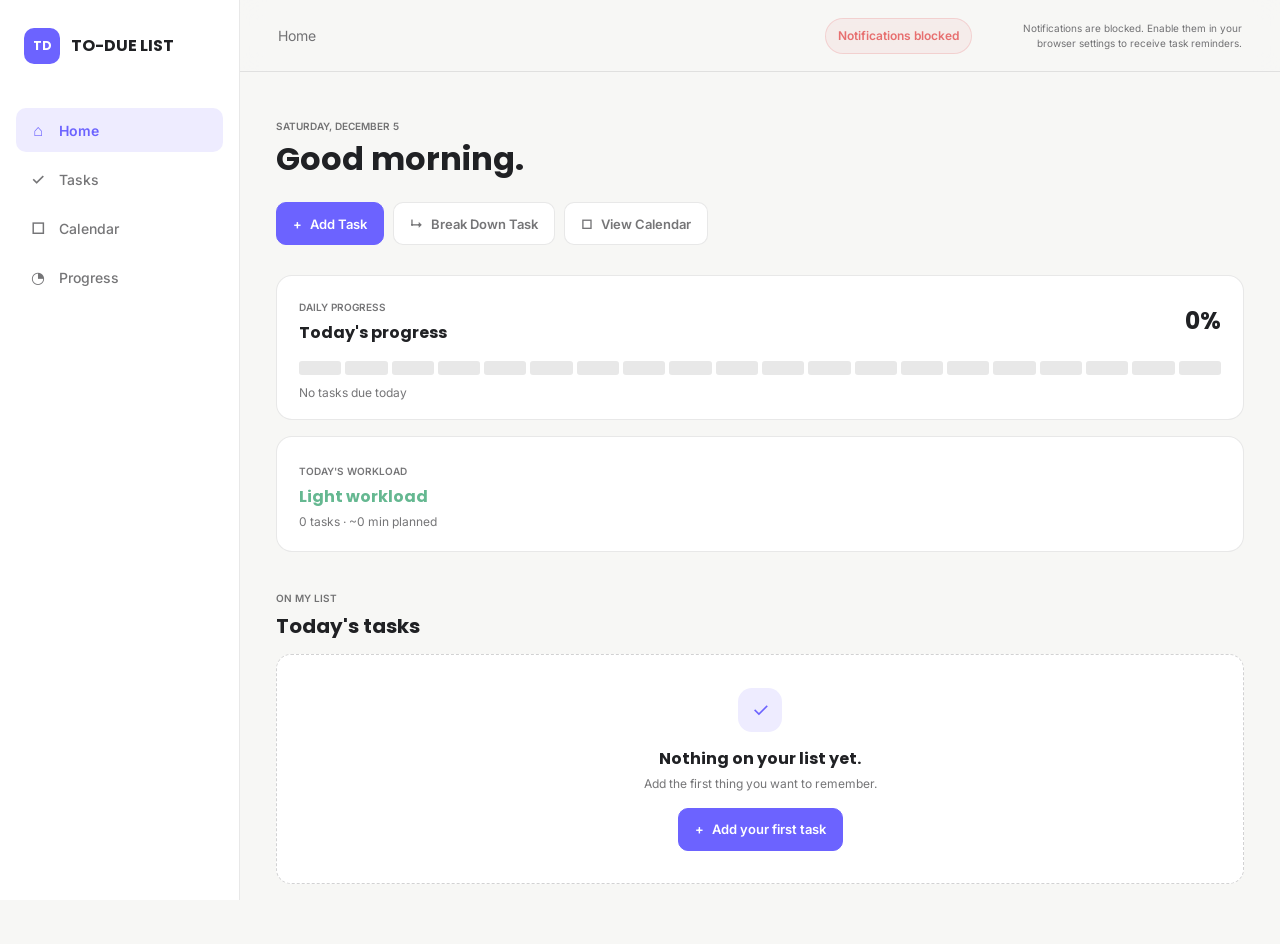
<file: index.html>
<!doctype html>
<html lang="en">
  <head>
    <meta charset="UTF-8" />
    <meta name="viewport" content="width=device-width, initial-scale=1.0" />
    <title>TO-DUE LIST</title>

    <link rel="icon" type="image/png" href="./assets/favicon.png" />

    <link rel="preconnect" href="https://fonts.googleapis.com" />
    <link rel="preconnect" href="https://fonts.gstatic.com" crossorigin />
    <link
      href="https://fonts.googleapis.com/css2?family=Inter:wght@400;500;600&family=Poppins:wght@600;700&display=swap"
      rel="stylesheet"
    />

    <link rel="stylesheet" href="./css/style.css" />
  </head>

  <body>
    <div class="app">
      <aside class="sidebar">
        <div>
          <div class="logo">
            <div class="logo-box">TD</div>

            <div>
              <h1>TO-DUE LIST</h1>
            </div>
          </div>

          <nav aria-label="Main navigation">
            <a href="./index.html" class="nav-link active" aria-current="page">
              <span>⌂</span>
              Home
            </a>

            <a href="./tasks.html" class="nav-link">
              <span>✓</span>
              Tasks
            </a>

            <a href="./calendar.html" class="nav-link">
              <span>□</span>
              Calendar
            </a>

            <a href="./progress.html" class="nav-link">
              <span>◔</span>
              Progress
            </a>
          </nav>
        </div>
      </aside>

      <main>
        <header class="topbar">
          <span class="current-page">Home</span>
        </header>

        <div class="content">
          <section class="welcome">
            <span class="date" id="todayDate"></span>
            <h2 id="greetingHeading">What do you need to get done?</h2>
          </section>

          <div class="actions">
            <button class="btn primary" id="addTaskButton" type="button">
              <span>+</span>
              Add Task
            </button>

            <button class="btn" id="breakDownTaskButton" type="button">
              <span>↳</span>
              Break Down Task
            </button>

            <a class="btn" href="./calendar.html">
              <span>□</span>
              View Calendar
            </a>
          </div>

          <section
            class="reminder today-reminder"
            id="todayDueReminder"
            hidden
            aria-labelledby="todayDueHeading"
          >
            <div class="reminder-icon" aria-hidden="true">🔔</div>
            <div class="reminder-text">
              <span class="label">DUE TODAY</span>
              <h3 id="todayDueHeading"><span id="todayDueTaskName"></span></h3>
              <p>
                <span id="todayDueTaskSteps"></span>
                <span aria-hidden="true"> · </span>
                <span id="todayDueTaskTime"></span>
              </p>
            </div>
            <div class="reminder-buttons">
              <a class="reminder-btn" id="todayDueViewTask" href="./tasks.html"
                >View Task</a
              >
              <button
                class="reminder-btn done-btn"
                id="markTodayDueDone"
                type="button"
              >
                Mark as Done
              </button>
            </div>
          </section>

          <section
            class="today-progress"
            aria-labelledby="todayProgressHeading"
          >
            <div class="section-top">
              <div>
                <span class="label">DAILY PROGRESS</span>
                <h3 id="todayProgressHeading">Today's progress</h3>
              </div>
              <strong class="today-progress-rate" id="todayProgressRate"
                >0%</strong
              >
            </div>
            <div
              class="today-progress-segments"
              id="todayProgressSegments"
              role="progressbar"
              aria-label="Today's task completion"
              aria-valuemin="0"
              aria-valuemax="100"
              aria-valuenow="0"
            ></div>
            <p class="today-progress-count" id="todayProgressCount">
              No tasks due today
            </p>
          </section>

          <section class="card workload home-workload" aria-live="polite">
            <div>
              <span class="label">TODAY'S WORKLOAD</span>
              <h3 id="todayWorkloadLabel">Light workload</h3>
              <p id="todayWorkloadDetails">0 tasks · ~0 min planned</p>
            </div>
            <p class="workload-message" id="todayWorkloadMessage"></p>
          </section>

          <section class="tasks">
            <div class="section-top">
              <div>
                <span class="label">ON MY LIST</span>
                <h3>Today's tasks</h3>
              </div>
            </div>

            <div class="empty-state" id="emptyState">
              <div class="empty-state-icon" aria-hidden="true">✓</div>
              <h4>Nothing on your list yet.</h4>
              <p>Add the first thing you want to remember.</p>
              <button
                class="btn primary empty-state-button"
                id="emptyStateAddButton"
                type="button"
              >
                <span>+</span>
                Add your first task
              </button>
            </div>
            <div class="task-list" id="taskList" aria-live="polite"></div>
          </section>
        </div>
      </main>
    </div>

    <nav class="mobile-nav" aria-label="Main navigation">
      <a href="./index.html" class="active" aria-current="page">
        <span>⌂</span>
        Home
      </a>

      <a href="./tasks.html">
        <span>✓</span>
        Tasks
      </a>

      <a href="./calendar.html">
        <span>□</span>
        Calendar
      </a>

      <a href="./progress.html">
        <span>◔</span>
        Progress
      </a>
    </nav>

    <dialog
      class="task-dialog"
      id="addTaskDialog"
      aria-labelledby="addTaskDialogTitle"
    >
      <form class="task-form" id="addTaskForm">
        <div class="dialog-heading">
          <div>
            <span class="label">NEW TASK</span>
            <h2 id="addTaskDialogTitle">Add a task</h2>
          </div>
          <button
            class="dialog-close"
            type="button"
            id="closeTaskDialogButton"
            aria-label="Close dialog"
          >
            ×
          </button>
        </div>

        <label class="form-field">
          <span>Task name</span>
          <input
            name="name"
            type="text"
            placeholder="e.g. Finish science project"
            required
            maxlength="120"
          />
        </label>

        <label class="form-field">
          <span>Subject</span>
          <input
            name="subject"
            type="text"
            placeholder="e.g. Biology"
            required
            maxlength="80"
          />
        </label>

        <div class="form-row">
          <label class="form-field">
            <span>Due date</span>
            <input name="dueDate" type="date" required />
          </label>
          <label class="form-field">
            <span>Due time</span>
            <input name="dueTime" type="time" required />
          </label>
        </div>

        <label class="reminder-toggle">
          <span>
            <strong>Reminder</strong>
            <small>Browser notification while this site is open</small>
          </span>
          <input name="reminder" type="checkbox" />
        </label>

        <label class="form-field reminder-timing-field">
          <span>Remind me</span>
          <select name="reminderTiming">
            <option value="1h">1 hour before</option>
            <option value="3h">3 hours before</option>
            <option value="deadline">At deadline</option>
            <option value="overdue">When overdue</option>
          </select>
        </label>

        <p class="form-error" id="taskFormError" role="alert"></p>

        <div class="dialog-actions">
          <button class="btn" type="button" id="cancelTaskButton">
            Cancel
          </button>
          <button class="btn primary" type="submit">Add Task</button>
        </div>
      </form>
    </dialog>

    <script src="./js/script.js"></script>
  </body>
</html>
</file>
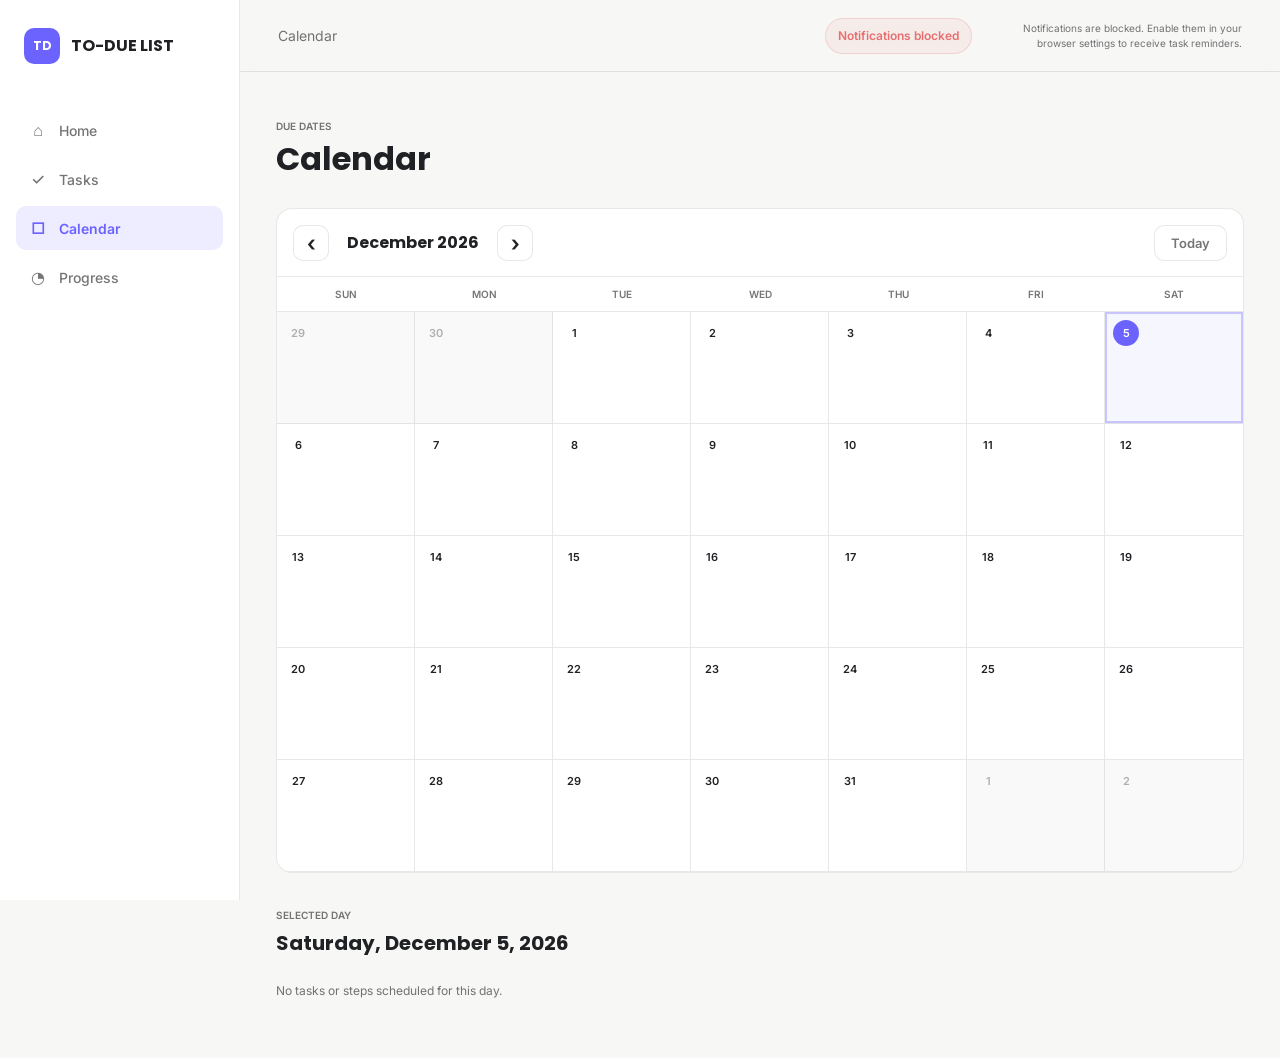
<file: calendar.html>
<!doctype html>
<html lang="en">
  <head>
    <meta charset="UTF-8" />
    <meta name="viewport" content="width=device-width, initial-scale=1.0" />
    <title>Calendar | TO-DUE LIST</title>

    <link rel="icon" type="image/png" href="./assets/favicon.png" />

    <link rel="preconnect" href="https://fonts.googleapis.com" />
    <link rel="preconnect" href="https://fonts.gstatic.com" crossorigin />
    <link
      href="https://fonts.googleapis.com/css2?family=Inter:wght@400;500;600&family=Poppins:wght@600;700&display=swap"
      rel="stylesheet"
    />
    <link rel="stylesheet" href="./css/style.css" />
  </head>

  <body>
    <div class="app">
      <aside class="sidebar">
        <div>
          <div class="logo">
            <div class="logo-box">TD</div>
            <div><h1>TO-DUE LIST</h1></div>
          </div>
          <nav aria-label="Main navigation">
            <a href="./index.html" class="nav-link"><span>⌂</span>Home</a>
            <a href="./tasks.html" class="nav-link"><span>✓</span>Tasks</a>
            <a
              href="./calendar.html"
              class="nav-link active"
              aria-current="page"
              ><span>□</span>Calendar</a
            >
            <a href="./progress.html" class="nav-link"
              ><span>◔</span>Progress</a
            >
          </nav>
        </div>
      </aside>

      <main>
        <header class="topbar">
          <span class="current-page">Calendar</span>
        </header>
        <div class="content">
          <section class="welcome">
            <span class="label">DUE DATES</span>
            <h2>Calendar</h2>
          </section>

          <section class="calendar-panel" aria-label="Task calendar">
            <div class="calendar-toolbar">
              <div class="calendar-month-controls">
                <button
                  class="calendar-arrow"
                  id="previousMonth"
                  type="button"
                  aria-label="Previous month"
                >
                  ‹
                </button>
                <h3 id="calendarMonthLabel"></h3>
                <button
                  class="calendar-arrow"
                  id="nextMonth"
                  type="button"
                  aria-label="Next month"
                >
                  ›
                </button>
              </div>
              <button class="btn calendar-today" id="todayMonth" type="button">
                Today
              </button>
            </div>
            <div class="calendar-weekdays" aria-hidden="true">
              <span>Sun</span><span>Mon</span><span>Tue</span><span>Wed</span
              ><span>Thu</span><span>Fri</span><span>Sat</span>
            </div>
            <div
              class="calendar-grid"
              id="calendarGrid"
              role="grid"
              aria-labelledby="calendarMonthLabel"
            ></div>
          </section>

          <section
            class="calendar-agenda"
            aria-live="polite"
            aria-labelledby="calendarAgendaHeading"
          >
            <div class="section-top">
              <div>
                <span class="label">SELECTED DAY</span>
                <h3 id="calendarAgendaHeading">Choose a date</h3>
              </div>
            </div>
            <div class="calendar-agenda-list" id="calendarAgendaList"></div>
          </section>
        </div>
      </main>
    </div>

    <nav class="mobile-nav" aria-label="Main navigation">
      <a href="./index.html"><span>⌂</span>Home</a>
      <a href="./tasks.html"><span>✓</span>Tasks</a>
      <a href="./calendar.html" class="active" aria-current="page"
        ><span>□</span>Calendar</a
      >
      <a href="./progress.html"><span>◔</span>Progress</a>
    </nav>

    <script src="./js/script.js"></script>
  </body>
</html>
</file>
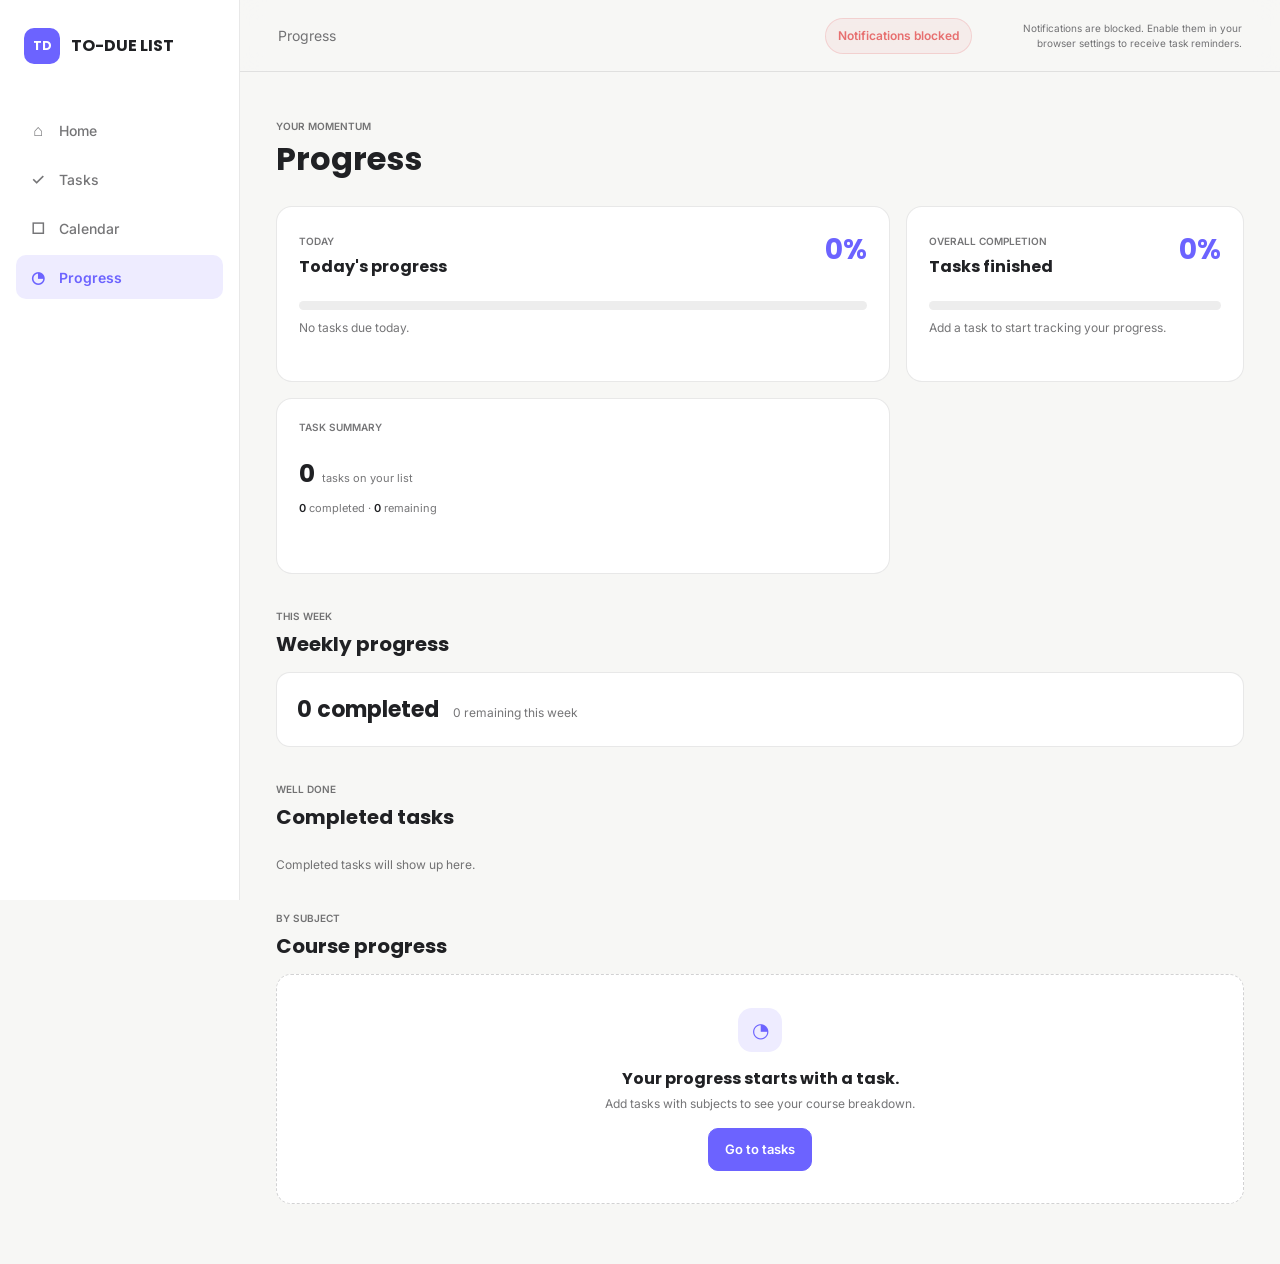
<file: progress.html>
<!doctype html>
<html lang="en">
  <head>
    <meta charset="UTF-8" />
    <meta name="viewport" content="width=device-width, initial-scale=1.0" />
    <title>Progress | TO-DUE LIST</title>

    <link rel="icon" type="image/png" href="./assets/favicon.png" />

    <link rel="preconnect" href="https://fonts.googleapis.com" />
    <link rel="preconnect" href="https://fonts.gstatic.com" crossorigin />
    <link
      href="https://fonts.googleapis.com/css2?family=Inter:wght@400;500;600&family=Poppins:wght@600;700&display=swap"
      rel="stylesheet"
    />
    <link rel="stylesheet" href="./css/style.css" />
  </head>

  <body>
    <div class="app">
      <aside class="sidebar">
        <div>
          <div class="logo">
            <div class="logo-box">TD</div>
            <div><h1>TO-DUE LIST</h1></div>
          </div>
          <nav aria-label="Main navigation">
            <a href="./index.html" class="nav-link"><span>⌂</span>Home</a>
            <a href="./tasks.html" class="nav-link"><span>✓</span>Tasks</a>
            <a href="./calendar.html" class="nav-link"
              ><span>□</span>Calendar</a
            >
            <a
              href="./progress.html"
              class="nav-link active"
              aria-current="page"
              ><span>◔</span>Progress</a
            >
          </nav>
        </div>
      </aside>

      <main>
        <header class="topbar">
          <span class="current-page">Progress</span>
        </header>
        <div class="content">
          <section class="welcome">
            <span class="label">YOUR MOMENTUM</span>
            <h2>Progress</h2>
          </section>

          <div class="top-cards progress-cards">
            <section class="card progress">
              <div class="card-top">
                <div>
                  <span class="label">TODAY</span>
                  <h3>Today's progress</h3>
                </div>
                <strong id="todayProgressRate">0%</strong>
              </div>
              <div
                class="bar progress-track"
                role="progressbar"
                aria-label="Today's task completion"
                aria-valuemin="0"
                aria-valuemax="100"
                aria-valuenow="0"
              >
                <div class="bar-fill" id="todayProgressFill"></div>
              </div>
              <p class="progress-message" id="todayProgressMessage">
                No tasks due today.
              </p>
            </section>
            <section class="card progress">
              <div class="card-top">
                <div>
                  <span class="label">OVERALL COMPLETION</span>
                  <h3>Tasks finished</h3>
                </div>
                <strong id="progressRate">0%</strong>
              </div>
              <div
                class="bar progress-track"
                role="progressbar"
                aria-label="Overall task completion"
                aria-valuemin="0"
                aria-valuemax="100"
                aria-valuenow="0"
              >
                <div class="bar-fill" id="progressFill"></div>
              </div>
              <p class="progress-message" id="progressMessage">
                Add a task to start tracking your progress.
              </p>
            </section>

            <section class="card workload">
              <span class="label">TASK SUMMARY</span>
              <div class="workload-info">
                <strong id="progressTotal">0</strong>
                <span>tasks on your list</span>
              </div>
              <p>
                <strong id="progressDone">0</strong> completed
                <span aria-hidden="true">·</span>
                <strong id="progressOpen">0</strong> remaining
              </p>
            </section>
          </div>

          <section class="weekly-progress-section">
            <div class="section-top">
              <div>
                <span class="label">THIS WEEK</span>
                <h3>Weekly progress</h3>
              </div>
            </div>
            <div class="weekly-summary" id="weeklySummary"></div>
          </section>

          <section class="completed-tasks-section">
            <div class="section-top">
              <div>
                <span class="label">WELL DONE</span>
                <h3>Completed tasks</h3>
              </div>
            </div>
            <div class="completed-task-list" id="completedTaskList"></div>
          </section>

          <section class="subject-progress-section">
            <div class="section-top">
              <div>
                <span class="label">BY SUBJECT</span>
                <h3>Course progress</h3>
              </div>
            </div>
            <div class="empty-state progress-empty" id="progressEmpty">
              <div class="empty-state-icon" aria-hidden="true">◔</div>
              <h4>Your progress starts with a task.</h4>
              <p>Add tasks with subjects to see your course breakdown.</p>
              <a class="btn primary empty-state-button" href="./tasks.html"
                >Go to tasks</a
              >
            </div>
            <div
              class="subject-progress-list"
              id="subjectProgress"
              aria-live="polite"
            ></div>
          </section>
        </div>
      </main>
    </div>

    <nav class="mobile-nav" aria-label="Main navigation">
      <a href="./index.html"><span>⌂</span>Home</a>
      <a href="./tasks.html"><span>✓</span>Tasks</a>
      <a href="./calendar.html"><span>□</span>Calendar</a>
      <a href="./progress.html" class="active" aria-current="page"
        ><span>◔</span>Progress</a
      >
    </nav>

    <script src="./js/script.js"></script>
  </body>
</html>
</file>
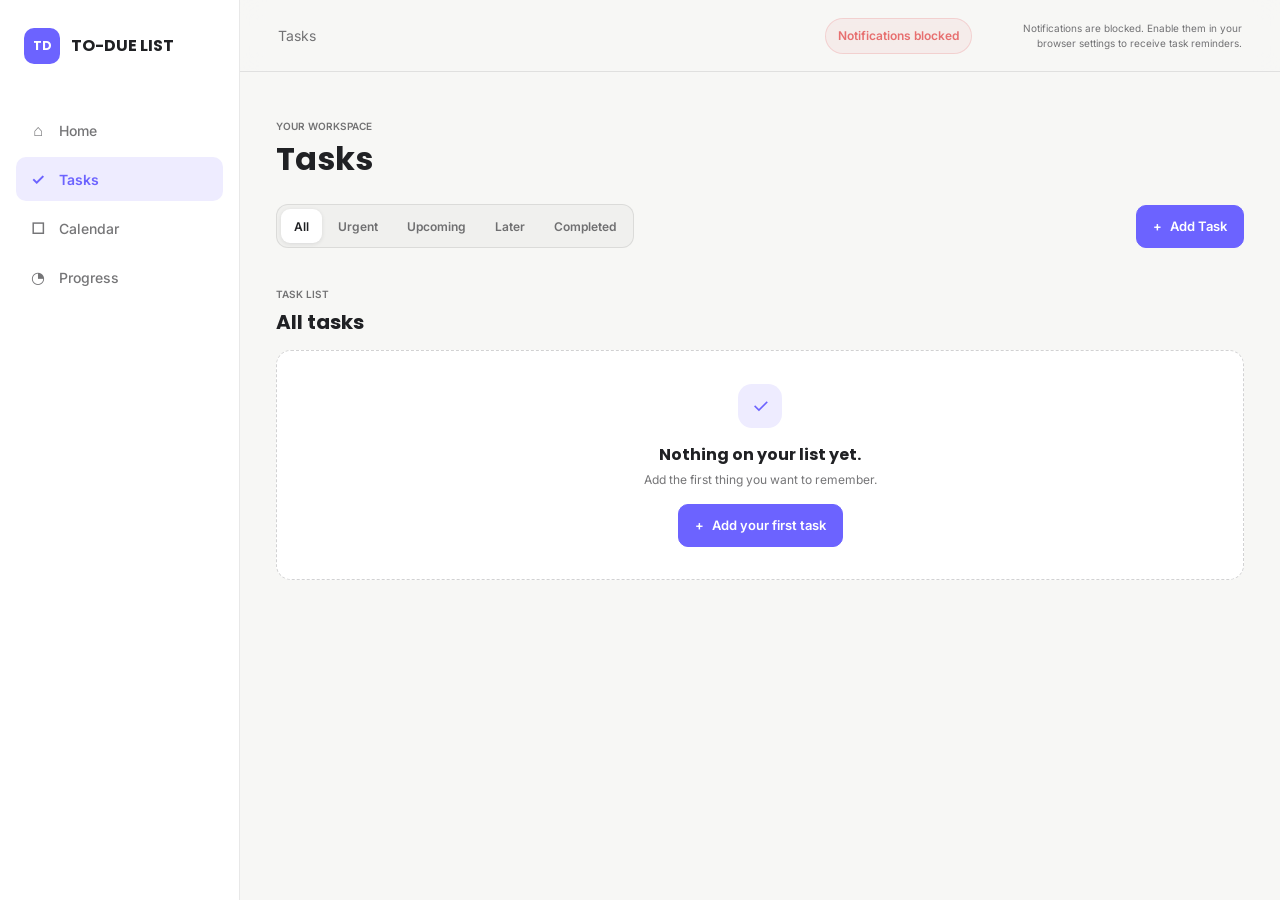
<file: tasks.html>
<!doctype html>
<html lang="en">
  <head>
    <meta charset="UTF-8" />
    <meta name="viewport" content="width=device-width, initial-scale=1.0" />
    <title>Tasks | TO-DUE LIST</title>

    <link rel="icon" type="image/png" href="./assets/favicon.png" />

    <link rel="preconnect" href="https://fonts.googleapis.com" />
    <link rel="preconnect" href="https://fonts.gstatic.com" crossorigin />
    <link
      href="https://fonts.googleapis.com/css2?family=Inter:wght@400;500;600&family=Poppins:wght@600;700&display=swap"
      rel="stylesheet"
    />
    <link rel="stylesheet" href="./css/style.css" />
  </head>

  <body>
    <div class="app">
      <aside class="sidebar">
        <div>
          <div class="logo">
            <div class="logo-box">TD</div>
            <div><h1>TO-DUE LIST</h1></div>
          </div>
          <nav aria-label="Main navigation">
            <a href="./index.html" class="nav-link"><span>⌂</span>Home</a>
            <a href="./tasks.html" class="nav-link active" aria-current="page"
              ><span>✓</span>Tasks</a
            >
            <a href="./calendar.html" class="nav-link"
              ><span>□</span>Calendar</a
            >
            <a href="./progress.html" class="nav-link"
              ><span>◔</span>Progress</a
            >
          </nav>
        </div>
      </aside>

      <main>
        <header class="topbar">
          <span class="current-page">Tasks</span>
        </header>
        <div class="content">
          <section class="welcome">
            <span class="label">YOUR WORKSPACE</span>
            <h2>Tasks</h2>
          </section>

          <div class="task-page-toolbar">
            <div class="filter-bar" role="group" aria-label="Filter tasks">
              <button
                class="filter-button active"
                type="button"
                data-task-filter="all"
                aria-pressed="true"
              >
                All
              </button>
              <button
                class="filter-button"
                type="button"
                data-task-filter="urgent"
                aria-pressed="false"
              >
                Urgent
              </button>
              <button
                class="filter-button"
                type="button"
                data-task-filter="upcoming"
                aria-pressed="false"
              >
                Upcoming
              </button>
              <button
                class="filter-button"
                type="button"
                data-task-filter="later"
                aria-pressed="false"
              >
                Later
              </button>
              <button
                class="filter-button"
                type="button"
                data-task-filter="completed"
                aria-pressed="false"
              >
                Completed
              </button>
            </div>
            <button class="btn primary" type="button" data-open-task-dialog>
              <span aria-hidden="true">+</span>
              Add Task
            </button>
          </div>

          <section class="tasks">
            <div class="section-top">
              <div>
                <span class="label">TASK LIST</span>
                <h3>All tasks</h3>
              </div>
            </div>
            <div class="empty-state" id="emptyState">
              <div class="empty-state-icon" aria-hidden="true">✓</div>
              <h4>Nothing on your list yet.</h4>
              <p>Add the first thing you want to remember.</p>
              <button
                class="btn primary empty-state-button"
                type="button"
                data-open-task-dialog
              >
                <span aria-hidden="true">+</span>
                Add your first task
              </button>
            </div>
            <div class="task-list" id="taskList" aria-live="polite"></div>
          </section>
        </div>
      </main>
    </div>

    <nav class="mobile-nav" aria-label="Main navigation">
      <a href="./index.html"><span>⌂</span>Home</a>
      <a href="./tasks.html" class="active" aria-current="page"
        ><span>✓</span>Tasks</a
      >
      <a href="./calendar.html"><span>□</span>Calendar</a>
      <a href="./progress.html"><span>◔</span>Progress</a>
    </nav>

    <dialog
      class="task-dialog"
      id="addTaskDialog"
      aria-labelledby="addTaskDialogTitle"
    >
      <form class="task-form" id="addTaskForm">
        <div class="dialog-heading">
          <div>
            <span class="label">NEW TASK</span>
            <h2 id="addTaskDialogTitle">Add a task</h2>
          </div>
          <button
            class="dialog-close"
            type="button"
            id="closeTaskDialogButton"
            aria-label="Close dialog"
          >
            ×
          </button>
        </div>
        <label class="form-field">
          <span>Task name</span>
          <input
            name="name"
            type="text"
            placeholder="e.g. Finish science project"
            required
            maxlength="120"
          />
        </label>
        <label class="form-field">
          <span>Subject</span>
          <input
            name="subject"
            type="text"
            placeholder="e.g. Biology"
            required
            maxlength="80"
          />
        </label>
        <div class="form-row">
          <label class="form-field">
            <span>Due date</span>
            <input name="dueDate" type="date" required />
          </label>
          <label class="form-field">
            <span>Due time</span>
            <input name="dueTime" type="time" required />
          </label>
        </div>
        <label class="reminder-toggle">
          <span
            ><strong>Reminder</strong
            ><small>Browser notification while this site is open</small></span
          >
          <input name="reminder" type="checkbox" />
        </label>
        <label class="form-field reminder-timing-field">
          <span>Remind me</span>
          <select name="reminderTiming">
            <option value="1h">1 hour before</option>
            <option value="3h">3 hours before</option>
            <option value="deadline">At deadline</option>
            <option value="overdue">When overdue</option>
          </select>
        </label>
        <p class="form-error" id="taskFormError" role="alert"></p>
        <div class="dialog-actions">
          <button class="btn" type="button" id="cancelTaskButton">
            Cancel
          </button>
          <button class="btn primary" type="submit">Add Task</button>
        </div>
      </form>
    </dialog>

    <script src="./js/script.js"></script>
  </body>
</html>
</file>
<file: css/style.css>
:root {
  --bg: #f7f7f5;
  --text: #202124;
  --muted: rgba(32, 33, 36, 0.62);
  --purple: #6c63ff;
  --light-purple: #eeecff;
  --green: #65b891;
  --yellow: #f2b84b;
  --red: #e76f6f;
  --white: #ffffff;
  --border: rgba(32, 33, 36, 0.1);
}

* {
  margin: 0;
  padding: 0;
  box-sizing: border-box;
}

body {
  min-height: 100vh;
  background: var(--bg);
  color: var(--text);
  font-family: "Inter", sans-serif;
}

button {
  font: inherit;
  font-family: "Inter", sans-serif;
  font-weight: 600;
  border: 0;
  cursor: pointer;
}

:focus-visible {
  outline: 3px solid rgba(108, 99, 255, 0.4);
  outline-offset: 2px;
}

a {
  color: inherit;
  text-decoration: none;
}

h1,
h2,
h3,
h4 {
  font-family: "Poppins", sans-serif;
  font-weight: 700;
}

.app {
  min-height: 100vh;
}

.sidebar {
  position: fixed;
  top: 0;
  bottom: 0;
  left: 0;
  width: 240px;
  padding: 24px 16px;
  background: var(--white);
  border-right: 1px solid var(--border);
  display: flex;
  flex-direction: column;
  justify-content: space-between;
}

.logo {
  display: flex;
  align-items: center;
  gap: 11px;
  padding: 4px 8px;
}

.logo-box {
  width: 36px;
  height: 36px;
  display: grid;
  place-items: center;
  border-radius: 10px;
  background: var(--purple);
  color: var(--white);
  font-family: "Poppins", sans-serif;
  font-size: 12px;
  font-weight: 700;
}

.logo h1 {
  font-size: 16px;
  line-height: 1;
}

.logo span {
  color: var(--muted);
  font-size: 11px;
}

nav {
  margin-top: 40px;
  display: flex;
  flex-direction: column;
  gap: 5px;
}

.nav-link {
  height: 44px;
  display: flex;
  align-items: center;
  gap: 12px;
  padding: 0 13px;
  border-radius: 10px;
  color: var(--muted);
  font-size: 14px;
  font-weight: 500;
  transition: 0.2s;
}

.nav-link span {
  width: 18px;
  text-align: center;
  font-size: 16px;
}

.nav-link:hover {
  background: rgba(32, 33, 36, 0.04);
  color: var(--text);
}

.nav-link.active {
  background: var(--light-purple);
  color: var(--purple);
  font-weight: 600;
}

.tip {
  padding: 13px;
  background: var(--white);
  border: 1px solid var(--border);
  border-radius: 13px;
  display: flex;
  flex-direction: column;
  gap: 1px;
}

.tip strong {
  font-size: 12px;
}

.tip span {
  color: var(--muted);
  font-size: 11px;
}

main {
  margin-left: 240px;
  min-height: 100vh;
}

.topbar {
  height: 72px;
  padding: 0 38px;
  display: flex;
  align-items: center;
  justify-content: space-between;
  border-bottom: 1px solid var(--border);
  background: rgba(247, 247, 245, 0.9);
  position: sticky;
  top: 0;
  z-index: 5;
  backdrop-filter: blur(12px);
}

.topbar-actions {
  display: flex;
  align-items: center;
  gap: 10px;
}

.notification-toggle {
  min-height: 36px;
  padding: 0 12px;
  border: 1px solid var(--border);
  border-radius: 999px;
  background: var(--white);
  color: var(--text);
  font-size: 12px;
  font-weight: 600;
}

.notification-toggle[data-state="enabled"] {
  background: rgba(101, 184, 145, 0.12);
  border-color: rgba(101, 184, 145, 0.28);
  color: var(--green);
}

.notification-toggle[data-state="denied"] {
  background: rgba(231, 111, 111, 0.08);
  border-color: rgba(231, 111, 111, 0.22);
  color: var(--red);
}

.notification-toggle:disabled {
  opacity: 0.65;
  cursor: not-allowed;
}

.notification-status-note {
  max-width: 260px;
  color: var(--muted);
  font-size: 10px;
  line-height: 1.45;
  text-align: right;
}

.current-page {
  color: var(--muted);
  font-size: 14px;
}

.user {
  display: flex;
  align-items: center;
  gap: 10px;
}

.notification {
  width: 38px;
  height: 38px;
  display: grid;
  place-items: center;
  border: 1px solid var(--border);
  border-radius: 50%;
  background: var(--white);
  color: var(--muted);
  margin-right: 6px;
}

.content {
  width: min(1120px, calc(100% - 72px));
  margin: 0 auto;
  padding: 42px 0 60px;
}

.date,
.label {
  color: var(--muted);
  font-size: 10px;
  font-weight: 600;
  letter-spacing: 0;
  text-transform: uppercase;
}

.welcome h2 {
  margin-top: 6px;
  font-size: 32px;
  line-height: 1.2;
  letter-spacing: 0;
}

.welcome p {
  margin-top: 8px;
  color: var(--muted);
  font-size: 14px;
}

.actions {
  margin-top: 24px;
  display: flex;
  flex-wrap: wrap;
  gap: 9px;
}

.btn {
  height: 43px;
  padding: 0 16px;
  display: flex;
  align-items: center;
  gap: 8px;
  border: 1px solid var(--border);
  border-radius: 10px;
  background: var(--white);
  color: var(--muted);
  font-size: 13px;
  font-weight: 600;
  transition:
    transform 0.18s ease,
    background-color 0.18s ease,
    box-shadow 0.18s ease;
}

.btn:hover {
  transform: translateY(-1px);
  box-shadow: 0 2px 8px rgba(32, 33, 36, 0.08);
}

.btn:active {
  transform: translateY(0) scale(0.98);
}

.btn.primary {
  background: var(--purple);
  color: var(--white);
  border-color: var(--purple);
}

.top-cards {
  margin-top: 28px;
  display: grid;
  grid-template-columns: 1.45fr 0.8fr;
  gap: 16px;
}

.card {
  padding: 22px;
  background: var(--white);
  border: 1px solid var(--border);
  border-radius: 16px;
}

.card-top {
  display: flex;
  align-items: flex-start;
  justify-content: space-between;
}

.card h3 {
  margin-top: 5px;
  font-size: 16px;
}

.progress .card-top > strong {
  color: var(--purple);
  font-family: "Poppins", sans-serif;
  font-size: 28px;
}

.bar {
  height: 9px;
  margin-top: 22px;
  overflow: hidden;
  border-radius: 20px;
  background: rgba(32, 33, 36, 0.08);
}

.bar-fill {
  width: 80%;
  height: 100%;
  border-radius: 20px;
  background: var(--purple);
}

.progress-info {
  margin-top: 10px;
  display: flex;
  justify-content: space-between;
  color: var(--muted);
  font-size: 11px;
}

.status-dot {
  width: 10px;
  height: 10px;
  margin-top: 5px;
  border-radius: 50%;
  background: var(--green);
  box-shadow: 0 0 0 5px rgba(101, 184, 145, 0.12);
}

.workload-info {
  margin-top: 22px;
  display: flex;
  align-items: baseline;
  gap: 7px;
}

.workload-info strong {
  font-family: "Poppins", sans-serif;
  font-size: 25px;
}

.workload-info span {
  color: var(--muted);
  font-size: 11px;
}

.workload p {
  margin-top: 8px;
  color: var(--muted);
  font-size: 11px;
}

.tasks {
  margin-top: 34px;
}

.section-top {
  margin-bottom: 13px;
  display: flex;
  align-items: flex-end;
  justify-content: space-between;
}

.section-top h3 {
  margin-top: 5px;
  font-size: 20px;
}

.view-all {
  background: none;
  color: var(--purple);
  font-size: 12px;
  font-weight: 600;
}

.task-list {
  display: flex;
  flex-direction: column;
  gap: 9px;
}

.task-list:empty {
  display: none;
}

.task-dialog {
  width: min(480px, calc(100% - 28px));
  max-width: none;
  max-height: calc(100% - 28px);
  margin: auto;
  padding: 0;
  overflow: auto;
  border: 1px solid var(--border);
  border-radius: 16px;
  background: var(--white);
  color: var(--text);
  box-shadow: 0 12px 36px rgba(32, 33, 36, 0.14);
}

.task-dialog::backdrop {
  background: rgba(32, 33, 36, 0.42);
  backdrop-filter: blur(3px);
}

.task-form {
  padding: 26px;
}

.dialog-heading {
  margin-bottom: 23px;
  display: flex;
  align-items: flex-start;
  justify-content: space-between;
}

.dialog-heading h2 {
  margin-top: 5px;
  font-size: 23px;
}

.dialog-close {
  width: 34px;
  height: 34px;
  border-radius: 9px;
  background: rgba(32, 33, 36, 0.05);
  color: var(--muted);
  font-size: 23px;
  line-height: 1;
}

.form-field {
  min-width: 0;
  margin-bottom: 16px;
  display: flex;
  flex-direction: column;
  gap: 7px;
}

.form-field > span,
.reminder-toggle strong {
  font-size: 12px;
  font-weight: 600;
}

.form-field input {
  width: 100%;
  height: 43px;
  padding: 0 12px;
  border: 1px solid var(--border);
  border-radius: 9px;
  background: var(--white);
  color: var(--text);
  font: inherit;
  font-size: 13px;
}

.form-field input:focus {
  outline: 2px solid rgba(108, 99, 255, 0.22);
  border-color: var(--purple);
}

.form-row {
  display: grid;
  grid-template-columns: 1fr 1fr;
  gap: 12px;
}

.reminder-toggle {
  min-height: 56px;
  padding: 10px 12px;
  display: flex;
  align-items: center;
  justify-content: space-between;
  border: 1px solid var(--border);
  border-radius: 10px;
}

.reminder-toggle span {
  display: flex;
  flex-direction: column;
  gap: 3px;
}

.reminder-toggle small {
  color: var(--muted);
  font-size: 11px;
}

.reminder-toggle input {
  width: 18px;
  height: 18px;
  accent-color: var(--purple);
}

.form-error {
  min-height: 16px;
  margin-top: 9px;
  color: var(--red);
  font-size: 11px;
}

.dialog-actions {
  margin-top: 5px;
  display: flex;
  justify-content: flex-end;
  gap: 9px;
}

.dialog-actions .btn {
  justify-content: center;
}

.task .task-text .task-due {
  margin-top: 4px;
}

.task-due.overdue {
  color: var(--red);
}

.task-due.upcoming {
  color: var(--muted);
}

.task.completed .task-name h4 {
  text-decoration: line-through;
}

.task.completed {
  opacity: 0.72;
}

.completed-status {
  color: var(--green) !important;
  font-weight: 600;
}

.task-step-status {
  color: var(--muted);
}

.empty-state {
  min-height: 230px;
  padding: 32px 20px;
  display: flex;
  flex-direction: column;
  align-items: center;
  justify-content: center;
  text-align: center;
  background: var(--white);
  border: 1px dashed rgba(32, 33, 36, 0.2);
  border-radius: 15px;
}

.empty-state[hidden] {
  display: none;
}

.empty-state-icon {
  width: 44px;
  height: 44px;
  margin-bottom: 14px;
  display: grid;
  place-items: center;
  border-radius: 14px;
  background: var(--light-purple);
  color: var(--purple);
  font-size: 20px;
}

.empty-state h4 {
  font-size: 16px;
}

.empty-state p {
  margin-top: 5px;
  color: var(--muted);
  font-size: 12px;
}

.empty-state-button {
  margin-top: 17px;
}

.task {
  min-height: 86px;
  padding: 15px 17px;
  display: flex;
  align-items: center;
  gap: 14px;
  background: var(--white);
  border: 1px solid var(--border);
  border-radius: 13px;
  transition:
    transform 0.18s ease,
    box-shadow 0.18s ease;
}

.task:hover {
  transform: translateY(-1px);
  box-shadow: 0 3px 10px rgba(32, 33, 36, 0.06);
}

.task.urgent {
  border-left: 4px solid var(--red);
}

.task.done {
  opacity: 0.72;
}

.checkbox {
  position: relative;
  width: 22px;
  height: 22px;
  flex-shrink: 0;
  cursor: pointer;
}

.checkbox input {
  position: absolute;
  opacity: 0;
}

.checkbox span {
  position: absolute;
  inset: 0;
  border: 1.5px solid rgba(32, 33, 36, 0.22);
  border-radius: 7px;
  background: var(--white);
}

.checkbox input:focus-visible + span {
  outline: 3px solid rgba(108, 99, 255, 0.4);
  outline-offset: 2px;
}

.checkbox input:checked + span {
  background: var(--green);
  border-color: var(--green);
}

.checkbox input:checked + span::after {
  content: "✓";
  position: absolute;
  top: 50%;
  left: 50%;
  transform: translate(-50%, -55%);
  color: var(--white);
  font-size: 12px;
  font-weight: 700;
}

.task-text {
  min-width: 0;
  flex: 1;
}

.task-name {
  display: flex;
  align-items: center;
  flex-wrap: wrap;
  gap: 8px;
}

.task-name h4 {
  font-size: 15px;
  font-weight: 700;
}

.task-text p {
  margin-top: 2px;
  color: var(--muted);
  font-size: 11px;
}

.task-text small {
  display: block;
  margin-top: 6px;
  color: var(--muted);
  font-size: 10px;
}

.tag {
  padding: 4px 8px;
  border-radius: 20px;
  font-size: 9px;
  font-weight: 600;
}

.urgent-tag {
  background: rgba(231, 111, 111, 0.12);
  color: var(--red);
}

.tomorrow-tag {
  background: rgba(108, 99, 255, 0.1);
  color: var(--purple);
}

.done-tag {
  background: rgba(101, 184, 145, 0.14);
  color: var(--green);
}

.task.done h4 {
  text-decoration: line-through;
}

.more {
  width: 30px;
  height: 30px;
  flex-shrink: 0;
  border-radius: 7px;
  background: transparent;
  color: var(--muted);
  font-size: 18px;
}

.more:hover {
  background: rgba(32, 33, 36, 0.04);
}

.reminder {
  margin-top: 25px;
  padding: 17px 18px;
  display: flex;
  align-items: center;
  gap: 15px;
  background: rgba(242, 184, 75, 0.12);
  border: 1px solid rgba(242, 184, 75, 0.32);
  border-radius: 16px;
}

.reminder-icon {
  width: 38px;
  height: 38px;
  display: grid;
  place-items: center;
  flex-shrink: 0;
  border-radius: 11px;
  background: rgba(242, 184, 75, 0.22);
  color: var(--text);
  font-family: "Poppins", sans-serif;
  font-weight: 700;
}

.reminder-text {
  flex: 1;
}

.reminder-text h3 {
  margin-top: 3px;
  font-size: 16px;
}

.reminder-text p {
  margin-top: 2px;
  color: var(--muted);
  font-size: 11px;
}

.reminder-buttons {
  display: flex;
  gap: 8px;
}

.reminder-btn {
  height: 36px;
  padding: 0 13px;
  border: 1px solid rgba(242, 184, 75, 0.32);
  border-radius: 9px;
  background: var(--white);
  color: var(--muted);
  font-size: 11px;
  font-weight: 600;
}

.reminder-btn.done-btn {
  background: var(--purple);
  color: var(--white);
  border-color: var(--purple);
}

.today-reminder {
  background: rgba(231, 111, 111, 0.1);
  border-color: rgba(231, 111, 111, 0.28);
}

.today-reminder[hidden] {
  display: none;
}

.today-reminder .reminder-icon {
  background: rgba(231, 111, 111, 0.16);
  color: var(--red);
}

.today-reminder .label {
  color: var(--red);
}

.today-reminder .reminder-btn {
  border-color: rgba(231, 111, 111, 0.28);
}

.today-progress {
  margin-top: 30px;
  padding: 19px 22px;
  border: 1px solid var(--border);
  border-radius: 16px;
  background: var(--white);
}

.today-progress .section-top {
  align-items: center;
  margin-bottom: 16px;
}

.today-progress .section-top h3 {
  font-size: 16px;
}

.today-progress-rate {
  color: var(--text);
  font-family: "Poppins", sans-serif;
  font-size: 24px;
  font-weight: 700;
}

.today-progress-segments {
  height: 14px;
  display: grid;
  grid-template-columns: repeat(20, minmax(0, 1fr));
  gap: 4px;
}

.today-progress-segments span {
  min-width: 0;
  border-radius: 3px;
  background: rgba(32, 33, 36, 0.1);
}

.today-progress-segments span.is-filled {
  background: var(--green);
}

.today-progress-count {
  margin-top: 10px;
  color: var(--muted);
  font-size: 12px;
}

.mobile-nav {
  display: none;
  margin: 0;
  flex-direction: initial;
  gap: 0;
}

.task-page-toolbar {
  margin-top: 26px;
  display: flex;
  align-items: center;
  justify-content: space-between;
  gap: 14px;
}

.filter-bar {
  display: inline-flex;
  gap: 3px;
  padding: 4px;
  border: 1px solid var(--border);
  border-radius: 12px;
  background: rgba(32, 33, 36, 0.03);
}

.filter-button {
  min-height: 34px;
  padding: 0 13px;
  border-radius: 9px;
  background: transparent;
  color: var(--muted);
  font-size: 12px;
  transition:
    background-color 0.18s ease,
    color 0.18s ease,
    box-shadow 0.18s ease;
}

.filter-button.active {
  background: var(--white);
  color: var(--text);
  box-shadow: 0 1px 4px rgba(32, 33, 36, 0.1);
}

.calendar-panel {
  margin-top: 30px;
  overflow: hidden;
  border: 1px solid var(--border);
  border-radius: 16px;
  background: var(--white);
}

.calendar-toolbar {
  min-height: 68px;
  padding: 12px 16px;
  display: flex;
  align-items: center;
  justify-content: space-between;
  gap: 12px;
  border-bottom: 1px solid var(--border);
}

.calendar-month-controls {
  display: flex;
  align-items: center;
  gap: 10px;
}

.calendar-month-controls h3 {
  min-width: 148px;
  text-align: center;
  font-size: 16px;
}

.calendar-arrow {
  width: 36px;
  height: 36px;
  display: grid;
  place-items: center;
  border: 1px solid var(--border);
  border-radius: 10px;
  background: var(--white);
  color: var(--text);
  font-size: 22px;
  transition:
    background-color 0.18s ease,
    transform 0.18s ease;
}

.calendar-arrow:hover {
  background: rgba(32, 33, 36, 0.04);
}

.calendar-arrow:active {
  transform: scale(0.96);
}

.calendar-today {
  height: 36px;
}

.calendar-weekdays,
.calendar-grid {
  display: grid;
  grid-template-columns: repeat(7, minmax(0, 1fr));
}

.calendar-weekdays {
  border-bottom: 1px solid var(--border);
}

.calendar-weekdays span {
  padding: 11px 8px;
  color: var(--muted);
  font-size: 10px;
  font-weight: 600;
  text-align: center;
  text-transform: uppercase;
}

.calendar-day {
  min-width: 0;
  min-height: 112px;
  padding: 8px;
  display: flex;
  flex-direction: column;
  gap: 5px;
  border-right: 1px solid var(--border);
  border-bottom: 1px solid var(--border);
}

.calendar-day:nth-child(7n) {
  border-right: 0;
}

.calendar-day.outside-month {
  background: rgba(32, 33, 36, 0.025);
}

.calendar-day.outside-month .calendar-day-number {
  color: var(--muted);
  opacity: 0.55;
}

.calendar-day-number {
  width: 26px;
  height: 26px;
  display: grid;
  place-items: center;
  border-radius: 50%;
  color: var(--text);
  font-size: 11px;
  font-weight: 600;
}

.calendar-day.is-today .calendar-day-number {
  background: var(--purple);
  color: var(--white);
}

.calendar-events {
  min-width: 0;
  display: flex;
  flex-direction: column;
  gap: 4px;
}

.calendar-event {
  min-width: 0;
  padding: 4px 6px;
  overflow: hidden;
  border-radius: 6px;
  background: rgba(108, 99, 255, 0.1);
  color: var(--purple);
  font-size: 10px;
  line-height: 1.25;
  text-overflow: ellipsis;
  white-space: nowrap;
}

.calendar-event.is-complete {
  background: rgba(101, 184, 145, 0.14);
  color: var(--green);
  text-decoration: line-through;
}

.calendar-note {
  margin-top: 12px;
  color: var(--muted);
  font-size: 12px;
}

.progress-cards .card {
  min-height: 176px;
}

.progress-track {
  margin-top: 22px;
}

.progress-message {
  margin-top: 10px;
  color: var(--muted);
  font-size: 12px;
}

.workload > .label {
  display: block;
}

.workload p strong {
  color: var(--text);
  font-weight: 600;
}

.subject-progress-section {
  margin-top: 34px;
}

.subject-progress-list {
  display: grid;
}

.subject-progress-row {
  padding: 16px 0;
  display: grid;
  gap: 10px;
  border-bottom: 1px solid var(--border);
}

.subject-progress-heading {
  display: flex;
  align-items: center;
  justify-content: space-between;
  gap: 12px;
  font-size: 13px;
}

.subject-progress-heading span {
  color: var(--muted);
  font-size: 11px;
}

.subject-progress-track {
  height: 7px;
  overflow: hidden;
  border-radius: 8px;
  background: rgba(32, 33, 36, 0.08);
}

.subject-progress-track span {
  height: 100%;
  display: block;
  border-radius: inherit;
  background: var(--green);
  transition: width 0.24s ease;
}

.progress-empty {
  margin-top: 4px;
}

[hidden] {
  display: none !important;
}

.home-workload {
  margin-top: 16px;
  display: flex;
  align-items: center;
  justify-content: space-between;
  gap: 16px;
}

.home-workload h3 {
  margin-top: 5px;
  font-size: 16px;
}

.home-workload p {
  margin-top: 5px;
  color: var(--muted);
  font-size: 12px;
}

.home-workload h3[data-level="light"] {
  color: var(--green);
}

.home-workload h3[data-level="moderate"] {
  color: #b98212;
}

.home-workload h3[data-level="heavy"] {
  color: var(--red);
}

.workload-message {
  max-width: 290px;
  text-align: right;
}

.task {
  flex-wrap: wrap;
}

.task-controls {
  margin-left: auto;
  display: flex;
  flex-wrap: wrap;
  justify-content: flex-end;
  gap: 5px;
}

.task-action {
  min-height: 30px;
  padding: 0 9px;
  border: 1px solid var(--border);
  border-radius: 8px;
  background: var(--white);
  color: var(--muted);
  font-size: 10px;
}

.task-action:hover {
  color: var(--purple);
  border-color: rgba(108, 99, 255, 0.35);
}

.delete-action,
.task-controls [data-task-action="delete"] {
  color: #b65454;
}

.task-step-list {
  width: 100%;
  margin: 3px 0 0 36px;
  display: grid;
  gap: 6px;
}

.task-step {
  min-width: 0;
  display: flex;
  align-items: center;
  gap: 10px;
  color: var(--muted);
  font-size: 11px;
}

.task-step > small {
  margin-left: auto;
  white-space: nowrap;
}

.step-checkbox,
.breakdown-step label {
  display: flex;
  align-items: center;
  gap: 8px;
}

.step-checkbox {
  min-width: 0;
  cursor: pointer;
}

.step-checkbox input,
.breakdown-step input[type="checkbox"] {
  width: 16px;
  height: 16px;
  accent-color: var(--green);
}

.task-step.is-complete .step-checkbox span,
.breakdown-step.is-complete label span {
  text-decoration: line-through;
}

.task-group-heading {
  margin: 22px 0 8px;
  color: var(--muted);
  font-family: "Inter", sans-serif;
  font-size: 12px;
  font-weight: 600;
}

.task-group-heading:first-child {
  margin-top: 0;
}

.reminder-timing-field {
  margin-top: 12px;
}

.form-field select {
  width: 100%;
  height: 43px;
  padding: 0 12px;
  border: 1px solid var(--border);
  border-radius: 9px;
  background: var(--white);
  color: var(--text);
  font: inherit;
  font-size: 13px;
}

.calendar-day {
  cursor: pointer;
}

.calendar-day.is-selected {
  background: rgba(108, 99, 255, 0.06);
  box-shadow: inset 0 0 0 2px rgba(108, 99, 255, 0.34);
}

.step-event {
  background: rgba(101, 184, 145, 0.13);
  color: #3f8967;
}

.calendar-agenda,
.weekly-progress-section,
.completed-tasks-section {
  margin-top: 30px;
}

.calendar-agenda-list,
.completed-task-list {
  display: grid;
  gap: 8px;
}

.agenda-item,
.completed-task {
  padding: 13px 15px;
  display: flex;
  align-items: center;
  justify-content: space-between;
  gap: 12px;
  border: 1px solid var(--border);
  border-radius: 11px;
  background: var(--white);
}

.agenda-item strong,
.completed-task strong {
  font-size: 12px;
}

.agenda-item span,
.completed-task span {
  color: var(--muted);
  font-size: 11px;
}

.agenda-item.is-complete strong {
  color: var(--green);
  text-decoration: line-through;
}

.weekly-summary {
  padding: 20px;
  display: flex;
  align-items: baseline;
  gap: 14px;
  border: 1px solid var(--border);
  border-radius: 14px;
  background: var(--white);
}

.weekly-summary strong {
  font-family: "Poppins", sans-serif;
  font-size: 22px;
}

.weekly-summary span {
  color: var(--muted);
  font-size: 12px;
}

.completed-task {
  justify-content: flex-start;
}

.completed-task span {
  margin-left: auto;
}

.breakdown-step-list {
  margin-top: 17px;
  display: grid;
  gap: 8px;
}

.breakdown-step {
  min-height: 42px;
  padding: 8px 10px;
  display: flex;
  align-items: center;
  gap: 10px;
  border: 1px solid var(--border);
  border-radius: 9px;
  font-size: 11px;
}

.breakdown-step > span {
  margin-left: auto;
  color: var(--muted);
}

.step-add-form {
  display: grid;
  grid-template-columns: 1.5fr 1fr auto;
  align-items: end;
  gap: 10px;
}

.step-add-form .form-field {
  margin-bottom: 0;
}

.dialog-content > .dialog-actions {
  margin-top: 18px;
}

.app-message {
  position: fixed;
  right: 20px;
  bottom: 20px;
  z-index: 30;
  max-width: min(420px, calc(100% - 40px));
  padding: 13px 16px;
  border-radius: 11px;
  background: var(--text);
  color: var(--white);
  box-shadow: 0 5px 20px rgba(32, 33, 36, 0.18);
  font-size: 12px;
}

@media (max-width: 950px) {
  .top-cards {
    grid-template-columns: 1fr;
  }
}

@media (max-width: 800px) {
  .sidebar {
    display: none;
  }

  main {
    margin-left: 0;
    padding-bottom: calc(75px + env(safe-area-inset-bottom));
  }

  .topbar {
    height: 64px;
    padding: 0 20px;
  }

  .content {
    width: calc(100% - 32px);
    padding-top: 30px;
  }

  .mobile-nav {
    position: fixed;
    right: 0;
    bottom: 0;
    left: 0;
    height: calc(68px + env(safe-area-inset-bottom));
    padding-bottom: env(safe-area-inset-bottom);
    display: grid;
    grid-template-columns: repeat(4, 1fr);
    border-top: 1px solid var(--border);
    background: rgba(255, 255, 255, 0.95);
    backdrop-filter: blur(12px);
    z-index: 10;
  }

  .mobile-nav a {
    display: flex;
    flex-direction: column;
    align-items: center;
    justify-content: center;
    gap: 2px;
    color: var(--muted);
    font-size: 10px;
  }

  .mobile-nav a span {
    font-size: 17px;
  }

  .mobile-nav a.active {
    color: var(--purple);
    font-weight: 600;
  }

  .reminder {
    flex-wrap: wrap;
  }

  .reminder-buttons {
    width: 100%;
    margin-left: 53px;
  }
}

@media (max-width: 520px) {
  .notification-status-note {
    display: none;
  }

  .notification-toggle {
    min-height: 34px;
    padding: 0 10px;
    font-size: 11px;
  }

  .content {
    width: calc(100% - 24px);
    padding-top: 24px;
  }

  .welcome h2 {
    font-size: 25px;
  }

  .actions {
    display: grid;
    grid-template-columns: 1fr;
  }

  .btn {
    width: 100%;
    justify-content: center;
  }

  .card {
    padding: 18px;
  }

  .progress-info {
    flex-direction: column;
    gap: 3px;
  }

  .task {
    align-items: flex-start;
    padding: 14px;
  }

  .task-controls {
    width: calc(100% - 36px);
    margin-left: 36px;
    justify-content: flex-start;
  }

  .task-step-list {
    margin-left: 0;
  }

  .task-step {
    flex-wrap: wrap;
  }

  .task-step > small {
    margin-left: 24px;
  }

  .step-add-form {
    grid-template-columns: 1fr;
  }

  .more {
    margin-left: auto;
  }

  .reminder-buttons {
    margin-left: 0;
    display: grid;
    grid-template-columns: 1fr 1fr;
  }

  .reminder-btn {
    width: 100%;
  }

  .today-progress {
    padding: 16px;
  }

  .today-progress-segments {
    gap: 3px;
  }

  .task-form {
    padding: 21px 18px;
  }

  .dialog-actions .btn {
    flex: 1;
  }

  .task-page-toolbar {
    align-items: stretch;
    flex-direction: column;
  }

  .filter-bar {
    display: grid;
    grid-template-columns: repeat(3, minmax(0, 1fr));
  }

  .filter-button {
    padding: 0 8px;
  }

  .calendar-toolbar {
    padding: 10px 8px;
  }

  .calendar-month-controls {
    gap: 5px;
  }

  .calendar-month-controls h3 {
    min-width: 112px;
    font-size: 14px;
  }

  .calendar-arrow {
    width: 32px;
    height: 34px;
  }

  .calendar-day {
    min-height: 78px;
    padding: 4px;
  }

  .calendar-event {
    padding: 3px;
    font-size: 8px;
  }

  .calendar-weekdays span {
    padding: 8px 2px;
    font-size: 8px;
  }

  .agenda-item,
  .weekly-summary {
    align-items: flex-start;
    flex-direction: column;
    gap: 5px;
  }

  .completed-task {
    align-items: flex-start;
    flex-direction: column;
    gap: 3px;
  }

  .completed-task span {
    margin-left: 0;
  }

  .home-workload {
    align-items: flex-start;
    flex-direction: column;
    gap: 4px;
  }

  .workload-message {
    text-align: left;
  }

  .calendar-today {
    width: auto;
    padding: 0 10px;
  }

  .calendar-weekdays span {
    padding: 9px 2px;
    font-size: 9px;
  }

  .calendar-day {
    min-height: 68px;
    padding: 4px 3px;
    gap: 3px;
  }

  .calendar-day-number {
    width: 22px;
    height: 22px;
    font-size: 10px;
  }

  .calendar-events {
    max-height: 28px;
    overflow: hidden;
    gap: 3px;
  }

  .calendar-event {
    height: 6px;
    padding: 0;
    border-radius: 4px;
    font-size: 0;
  }
}

@media (prefers-reduced-motion: reduce) {
  *,
  *::before,
  *::after {
    scroll-behavior: auto !important;
    transition-duration: 0.01ms !important;
    animation-duration: 0.01ms !important;
    animation-iteration-count: 1 !important;
  }
}

@media (max-width: 380px) {
  .form-row {
    grid-template-columns: 1fr;
    gap: 0;
  }
}
</file>
